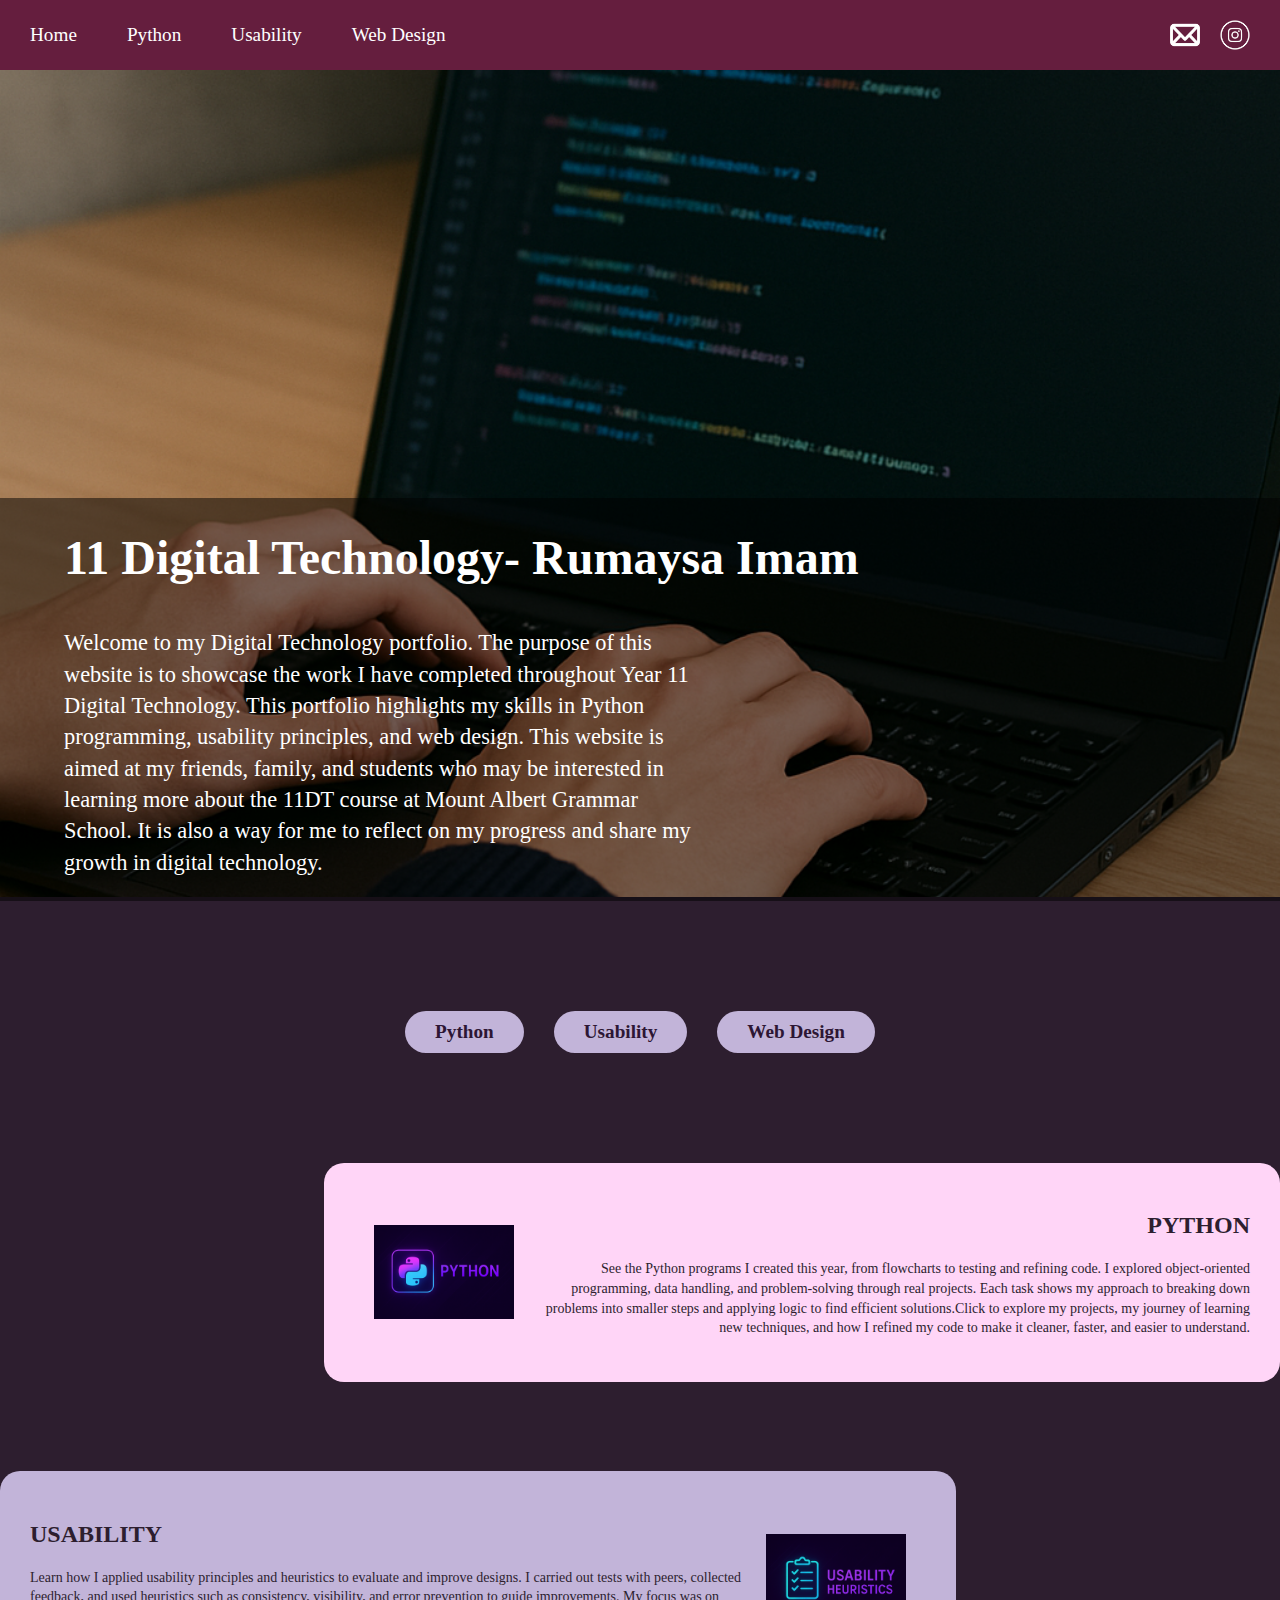
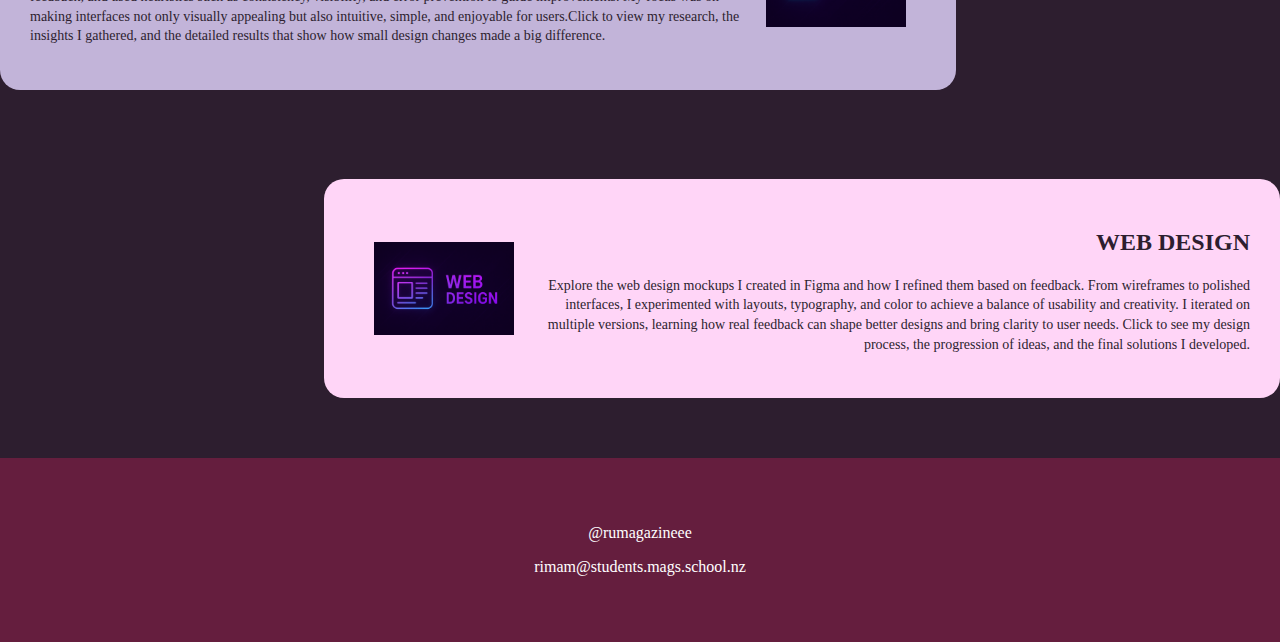
<file: index.html>
<!DOCTYPE html>
<html lang="en">
    <head>
        <meta charset="UTF-8" />
        <title>Portfolio</title>
        <link rel="stylesheet" href="styles.css">
    </head>
    <body>


      <div class="navigation">
        <ul class="left-nav">
          <li><a href="index.html">Home</a></li>
          <li><a href="python.html">Python</a></li>
          <li><a href="usability.html">Usability</a></li>
          <li><a href="webdesign.html">Web Design</a></li>
        </ul>

        <ul class="right-nav">
          <li><a href="mailto:rimam@students.mags.school.nz">
            <img class='icon' src="mail.png" >
          </a></li>
          <li><a href="https://www.instagram.com/rumagazineee/">
            <img class='icon' src="insta.png" >
          </a></li>
        </ul>
      </div>
        
        <div class='main'>
        <img class='main-pic' src="picture.png">
            <div class='main-text'>
                <h1>11 Digital Technology-
                Rumaysa Imam</h1>
                <p>Welcome to my Digital Technology portfolio. 
                The purpose of this website is to showcase the work I have completed throughout Year 11 Digital 
                  Technology. 
                This portfolio highlights my skills in Python programming, usability principles, and web design.  
                This website is aimed at my friends, family, and students who may be interested in learning more 
                about the 11DT course at Mount Albert Grammar School. 
                It is also a way for me to reflect on my progress and share my growth in digital technology.  </p>
            </div>

        </div>
        
        
        <div class="buttons">
          <a href="python.html">Python</a>
          <a href="usability.html">Usability</a>
          <a href="webdesign.html">Web Design</a>
        </div>
        
        
        <div class="cards">
          <a href="python.html" class="card python-card">
            <div class="icon">
              <img class='fix' src="pic3.png">
            </div>
            <div class="content">
              <h2>PYTHON</h2>
              <p>See the Python programs I created this year, from flowcharts to testing and refining code.
              I explored object-oriented programming, data handling, and problem-solving through real projects.
              Each task shows my approach to breaking down problems into smaller steps and applying logic to find 
              efficient solutions.Click to explore my projects, my journey of learning new techniques, and how I 
              refined my code to make it cleaner, faster, and easier to understand.</p>
            </div>
          </a>

          <a href="usability.html" class="card usability-card">
            <div class="icon">
              <img class='fix' src="pic2.png">
            </div>
            <div class="content">
              <h2>USABILITY</h2>
              <p>Learn how I applied usability principles and heuristics to evaluate and improve designs.
              I carried out tests with peers, collected feedback, and used heuristics such as consistency, visibility,
              and error prevention to guide improvements. My focus was on making interfaces not only visually 
              appealing but also intuitive, simple, and enjoyable for users.Click to view my research, the insights I 
              gathered, and the detailed results that show how small design changes made a big difference.</p>
            </div>
          </a>

          <a href="webdesign.html" class="card webdesign-card">
            <div class="icon">
              <img class='fix' src="pic1.png">
            </div>
            <div class="content">
              <h2>WEB DESIGN</h2>
              <p>Explore the web design mockups I created in Figma and how I refined them based on feedback.
              From wireframes to polished interfaces, I experimented with layouts, typography, and color to achieve a 
              balance of usability and creativity. I iterated on multiple versions, learning how real feedback can 
              shape better designs and bring clarity to user needs. Click to see my design process, the progression 
              of ideas, and the final solutions I developed.</p>
            </div>
          </a>
        </div>


        <div class='footer'>
            <p>@rumagazineee</p>
            <p>rimam@students.mags.school.nz</p>
        </div>
    
    </body>
</html>
</file>
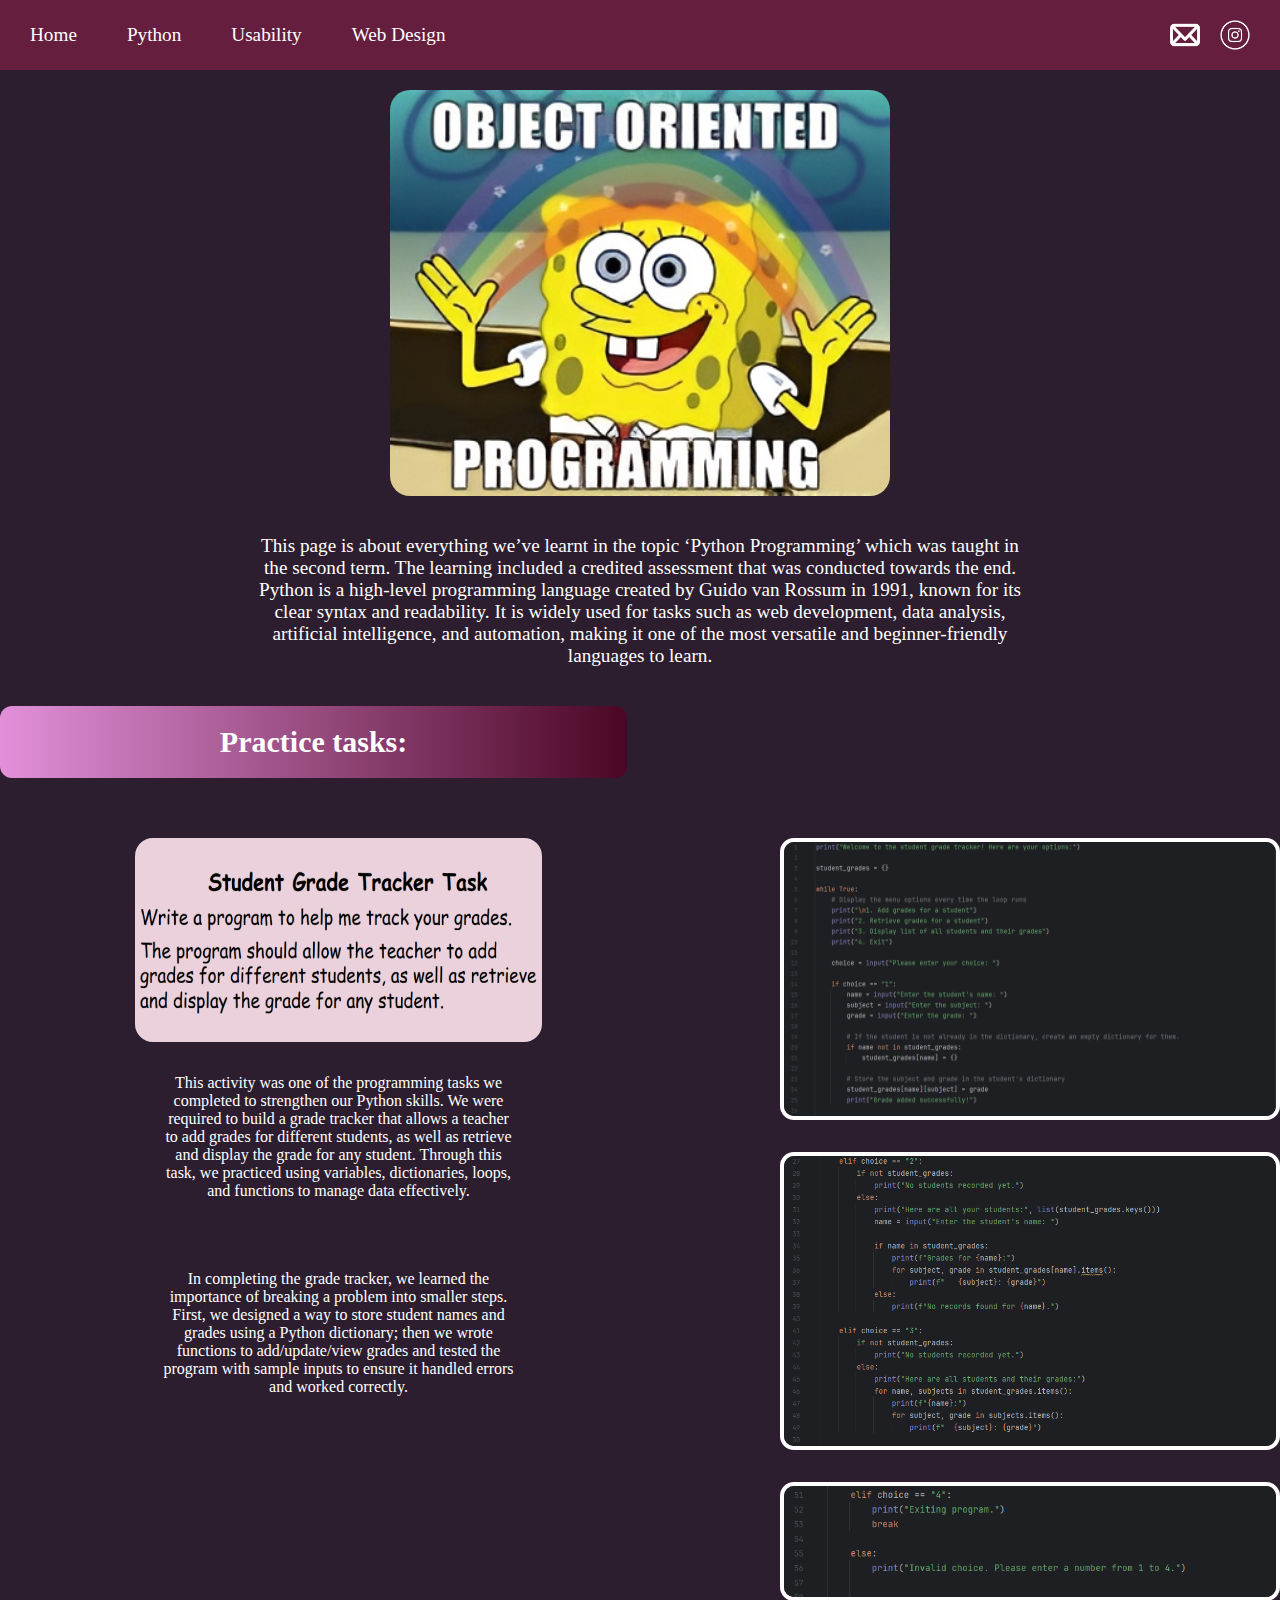
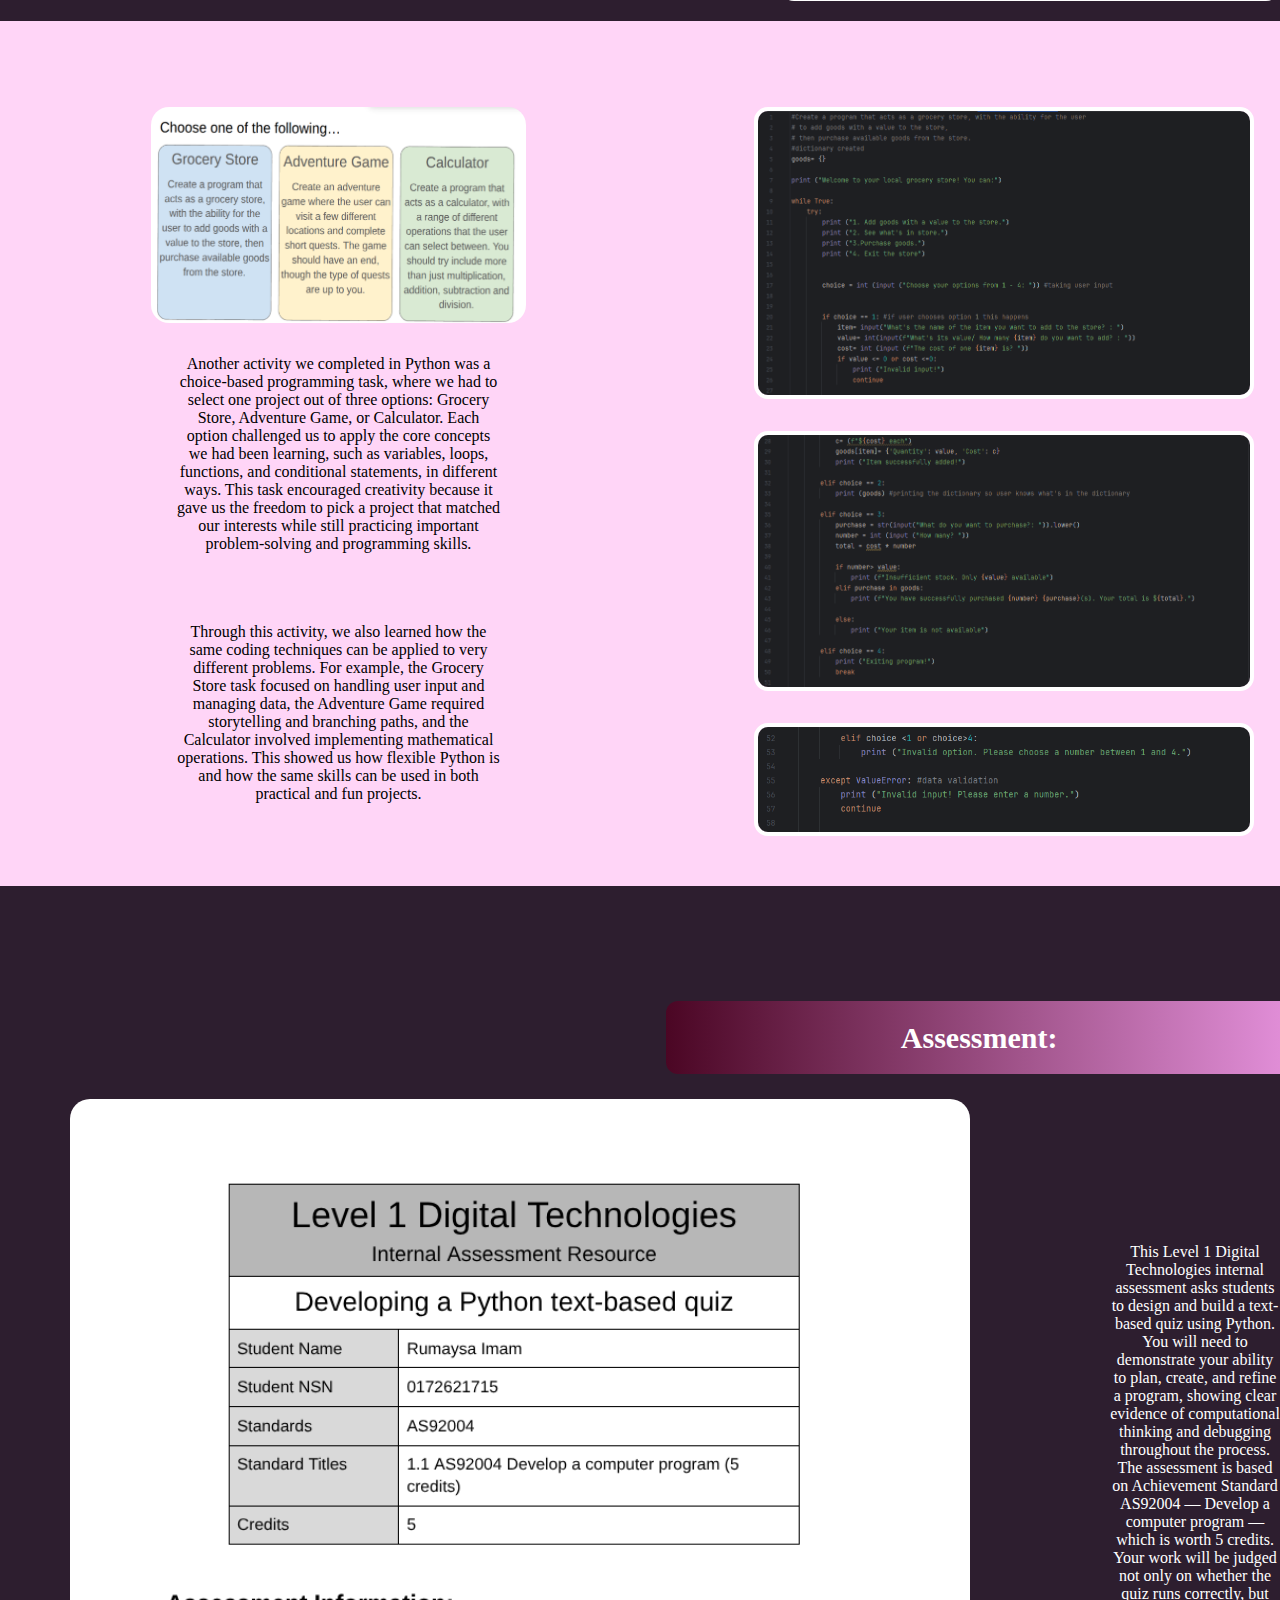
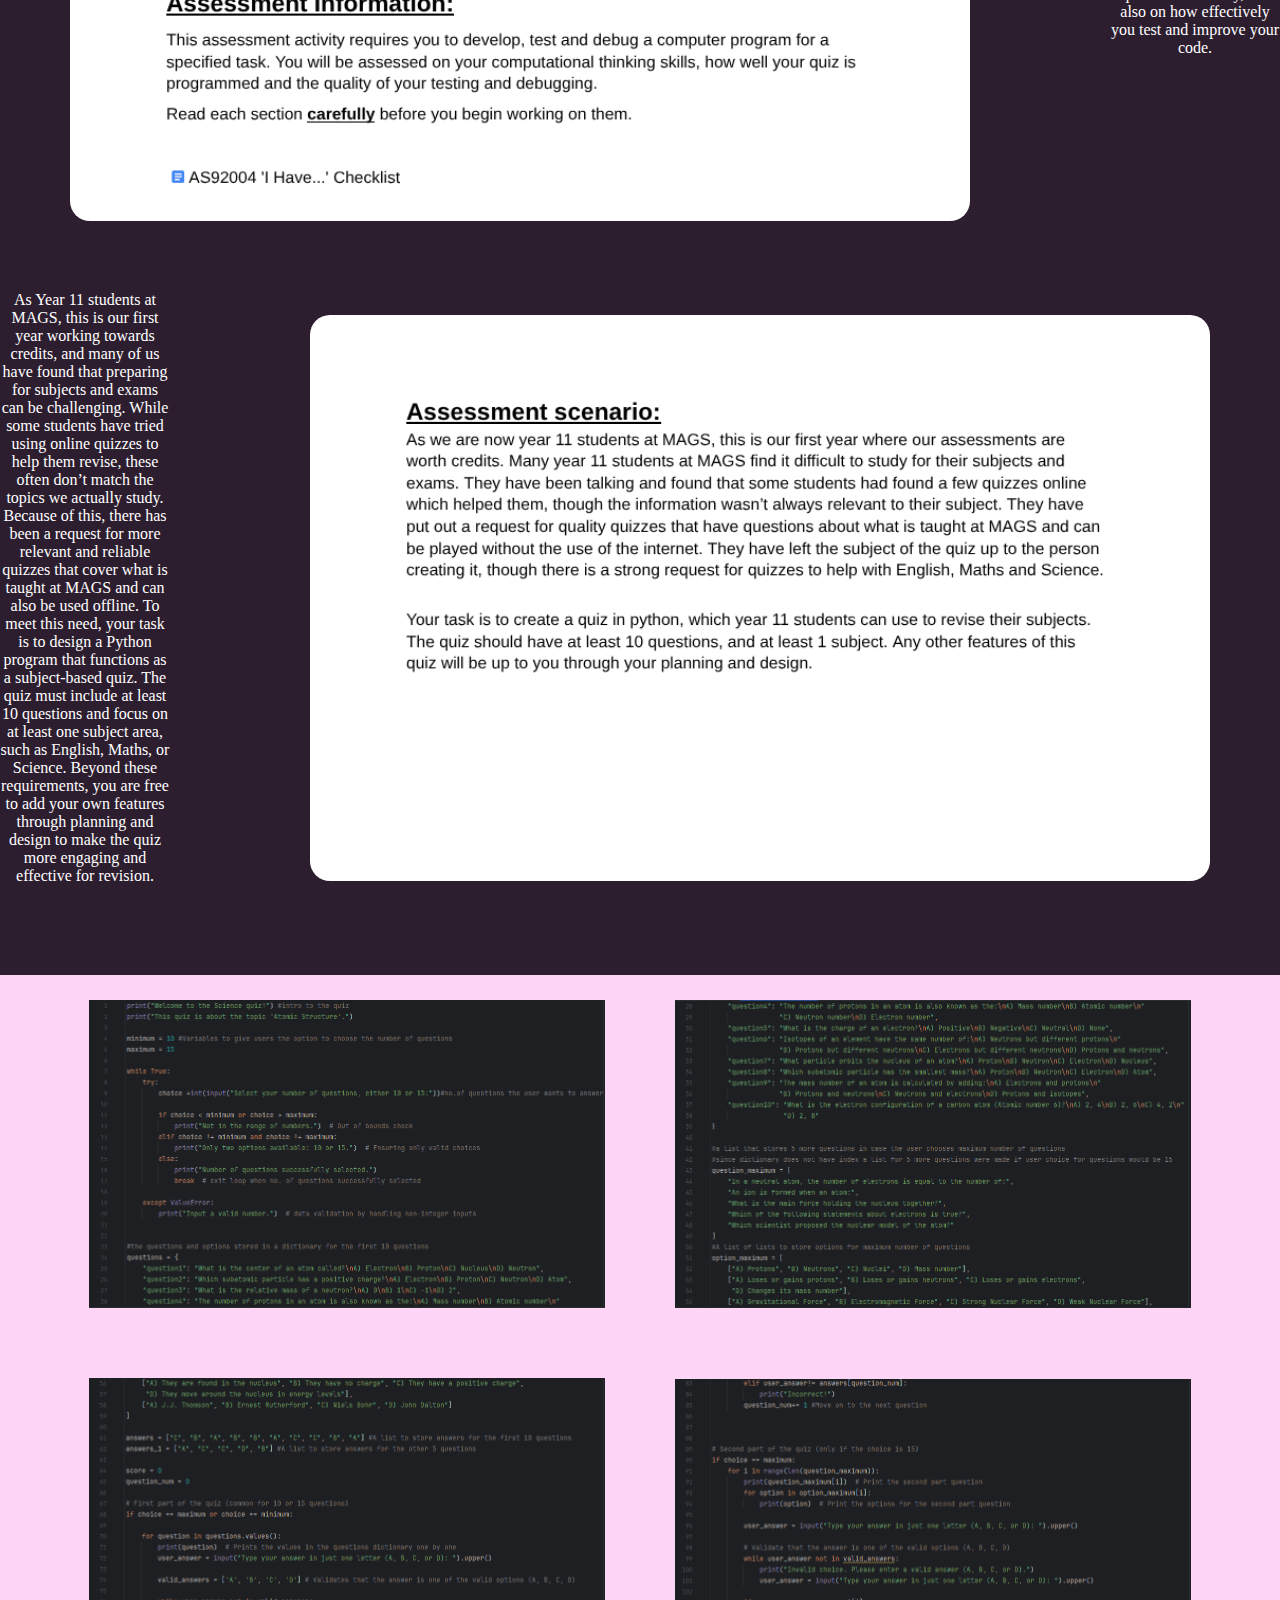
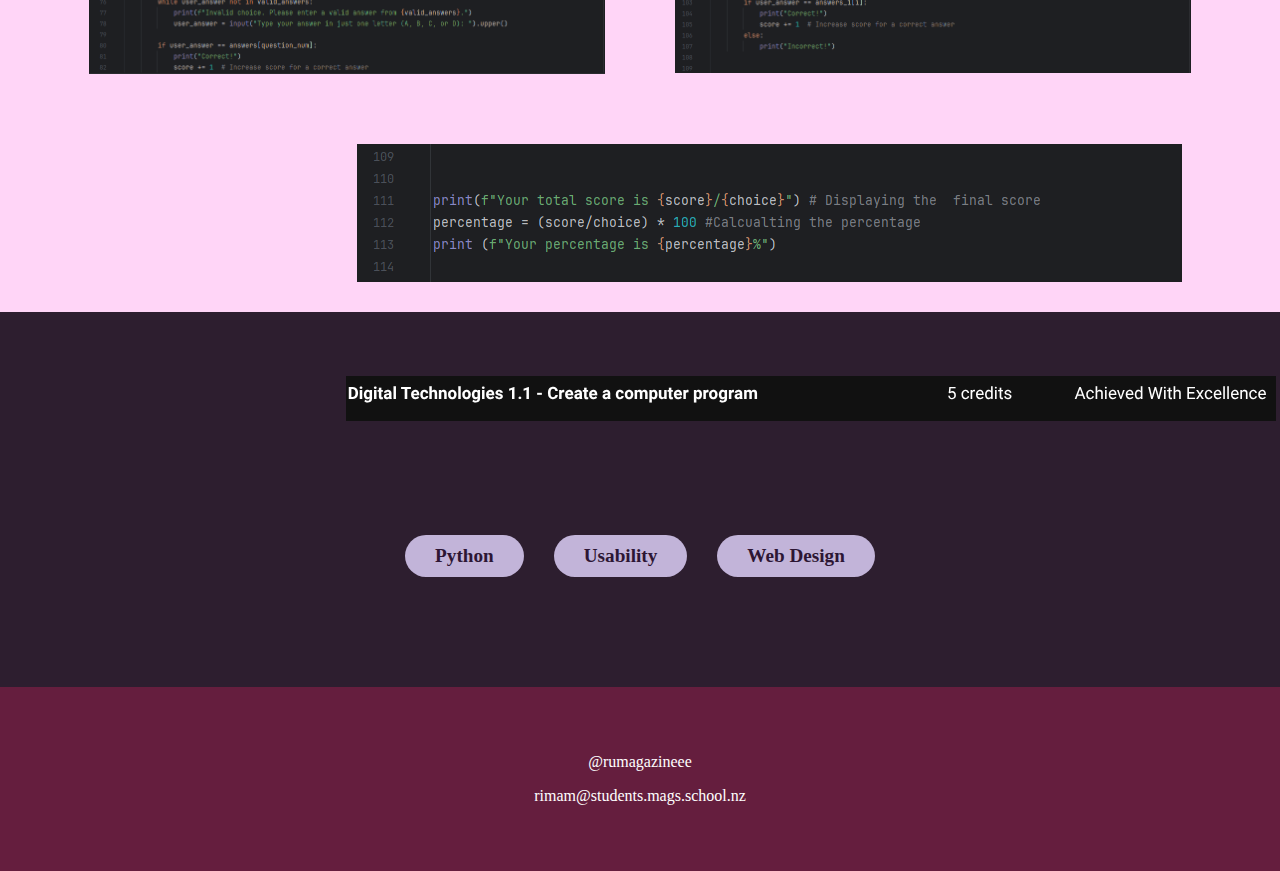
<file: python.html>
<!DOCTYPE html>
<html lang="en">
    <head>
        <meta charset="UTF-8" />
        <title>Portfolio</title>
        <link rel="stylesheet" href="styles.css">
    </head>
    <body>


      <div class="navigation">
        <ul class="left-nav">
          <li><a href="index.html">Home</a></li>
          <li><a href="python.html">Python</a></li>
          <li><a href="usability.html">Usability</a></li>
          <li><a href="webdesign.html">Web Design</a></li>
        </ul>

        <ul class="right-nav">
          <li><a href="mailto:rimam@students.mags.school.nz">
            <img class='icon' src="mail.png">
          </a></li>
          <li><a href="https://www.instagram.com/rumagazineee/">
            <img class='icon' src="insta.png">
          </a></li>
        </ul>
      </div>
      
      
      <img class='header-pic' src='py.png'>
      <p class='text'>This page is about everything we’ve learnt in the topic ‘Python Programming’ which was taught 
        in the second term. The learning included a credited assessment that was conducted towards the end. Python is a 
        high-level programming language created by Guido van Rossum in 1991, known for its clear syntax and readability. 
        It is widely used for tasks such as web development, data analysis, artificial intelligence, and automation, 
        making it one of the most versatile and beginner-friendly languages to learn.</p>
      
      <h1 class='shape'>Practice tasks:</h1>

      
      <div class="task">
        <div class="task-left">
          <img class="task-img" src="py12.png" >

          <div class="task-text">
            <p>
              This activity was one of the programming tasks we completed to strengthen our
              Python skills. We were required to build a grade tracker that allows a teacher
              to add grades for different students, as well as retrieve and display the grade
              for any student. Through this task, we practiced using variables, dictionaries,
              loops, and functions to manage data effectively.
            </p>
          </div>

          <div class="task-text">
            <p>
              In completing the grade tracker, we learned the importance of breaking a problem
              into smaller steps. First, we designed a way to store student names and grades
              using a Python dictionary; then we wrote functions to add/update/view grades and
              tested the program with sample inputs to ensure it handled errors and worked correctly.
            </p>
          </div>
        </div>

        <div class="task-right">
          <img class="task-code" src="py1.png"  >
          <img class="task-code" src="py2.png" >
          <img class="task-code" src="py3.png"  >
        </div>
      </div>
      
        <div class='middle'>
         <div class="task">

        <div class="task-left">
          <img class="task-img" src="py13.png">

          <div class="task-text color">
            <p>
              Another activity we completed in Python was a choice-based programming task,
              where we had to select one project out of three options: Grocery Store,
              Adventure Game, or Calculator. Each option challenged us to apply the core
              concepts we had been learning, such as variables, loops, functions, and
              conditional statements, in different ways. This task encouraged creativity
              because it gave us the freedom to pick a project that matched our interests
              while still practicing important problem-solving and programming skills.
            </p>
          </div>

          <div class="task-text color">
            <p>
              Through this activity, we also learned how the same coding techniques can
              be applied to very different problems. For example, the Grocery Store task
              focused on handling user input and managing data, the Adventure Game
              required storytelling and branching paths, and the Calculator involved
              implementing mathematical operations. This showed us how flexible Python is
              and how the same skills can be used in both practical and fun projects.
            </p>
          </div>
        </div>

        <div class="task-right">
          <img class="task-code" src="py4.png">
          <img class="task-code" src="py5.png">
          <img class="task-code" src="py6.png">
        </div>

      </div>
   
      </div>
      
      <h1 class='tag'>Assessment:</h1>
      <div class='row'>
      
      <img class='picture' src='py14.png'>
      <p class='para'>This Level 1 Digital Technologies internal assessment asks students to design and build a 
        text-based quiz using Python. You will need to demonstrate your ability to plan, create, and refine a program, 
        showing clear evidence of computational thinking and debugging throughout the process. The assessment is 
        based on Achievement Standard AS92004 — Develop a computer program — which is worth 5 credits. Your work will 
        be judged not only on whether the quiz runs correctly, but also on how effectively you test and improve your 
        code.</p>
      
      </div>
      
      
      
      <div class='row reverse'>
      <img class='picture' src='py15.png'>
      <p class='para'>As Year 11 students at MAGS, this is our first year working towards credits, and many of us have 
        found that preparing for subjects and exams can be challenging. While some students have tried using online 
        quizzes to help them revise, these often don’t match the topics we actually study. Because of this, there 
        has been a request for more relevant and reliable quizzes that cover what is taught at MAGS and can also be 
        used offline. To meet this need, your task is to design a Python program that functions as a subject-based 
        quiz. The quiz must include at least 10 questions and focus on at least one subject area, such as English, 
        Maths, or Science. Beyond these requirements, you are free to add your own features through planning and design
        to make the quiz more engaging and effective for revision.</p>
      
      
      
      </div>
      
      <div class='middle'>
        <div class='row'>

          <img class='dimension' src='py7.png'>
          <img class='dimension' src='py8.png'>


        </div>


        <div class='row'>
          <img class='dimension' src='py9.png'>
          <img class='dimension' src='py10.png'>

        </div>
        <img class='dimension1' src='py11.png'>
      </div> 
      
      <img class='dimension1' src='py16.png'>


      

      
      
      
      
      
      
      
      
      
      
      
      
      
      
      
      
      
      
      
      
      
      
      
      
      
      
      <div class="buttons">
        <a href="python.html">Python</a>
        <a href="usability.html">Usability</a>
        <a href="webdesign.html">Web Design</a>
      </div>
        
      <div class='footer'>
        <p>@rumagazineee</p>
        <p>rimam@students.mags.school.nz</p>
      </div>
        
                
    </body>
</html>
</file>
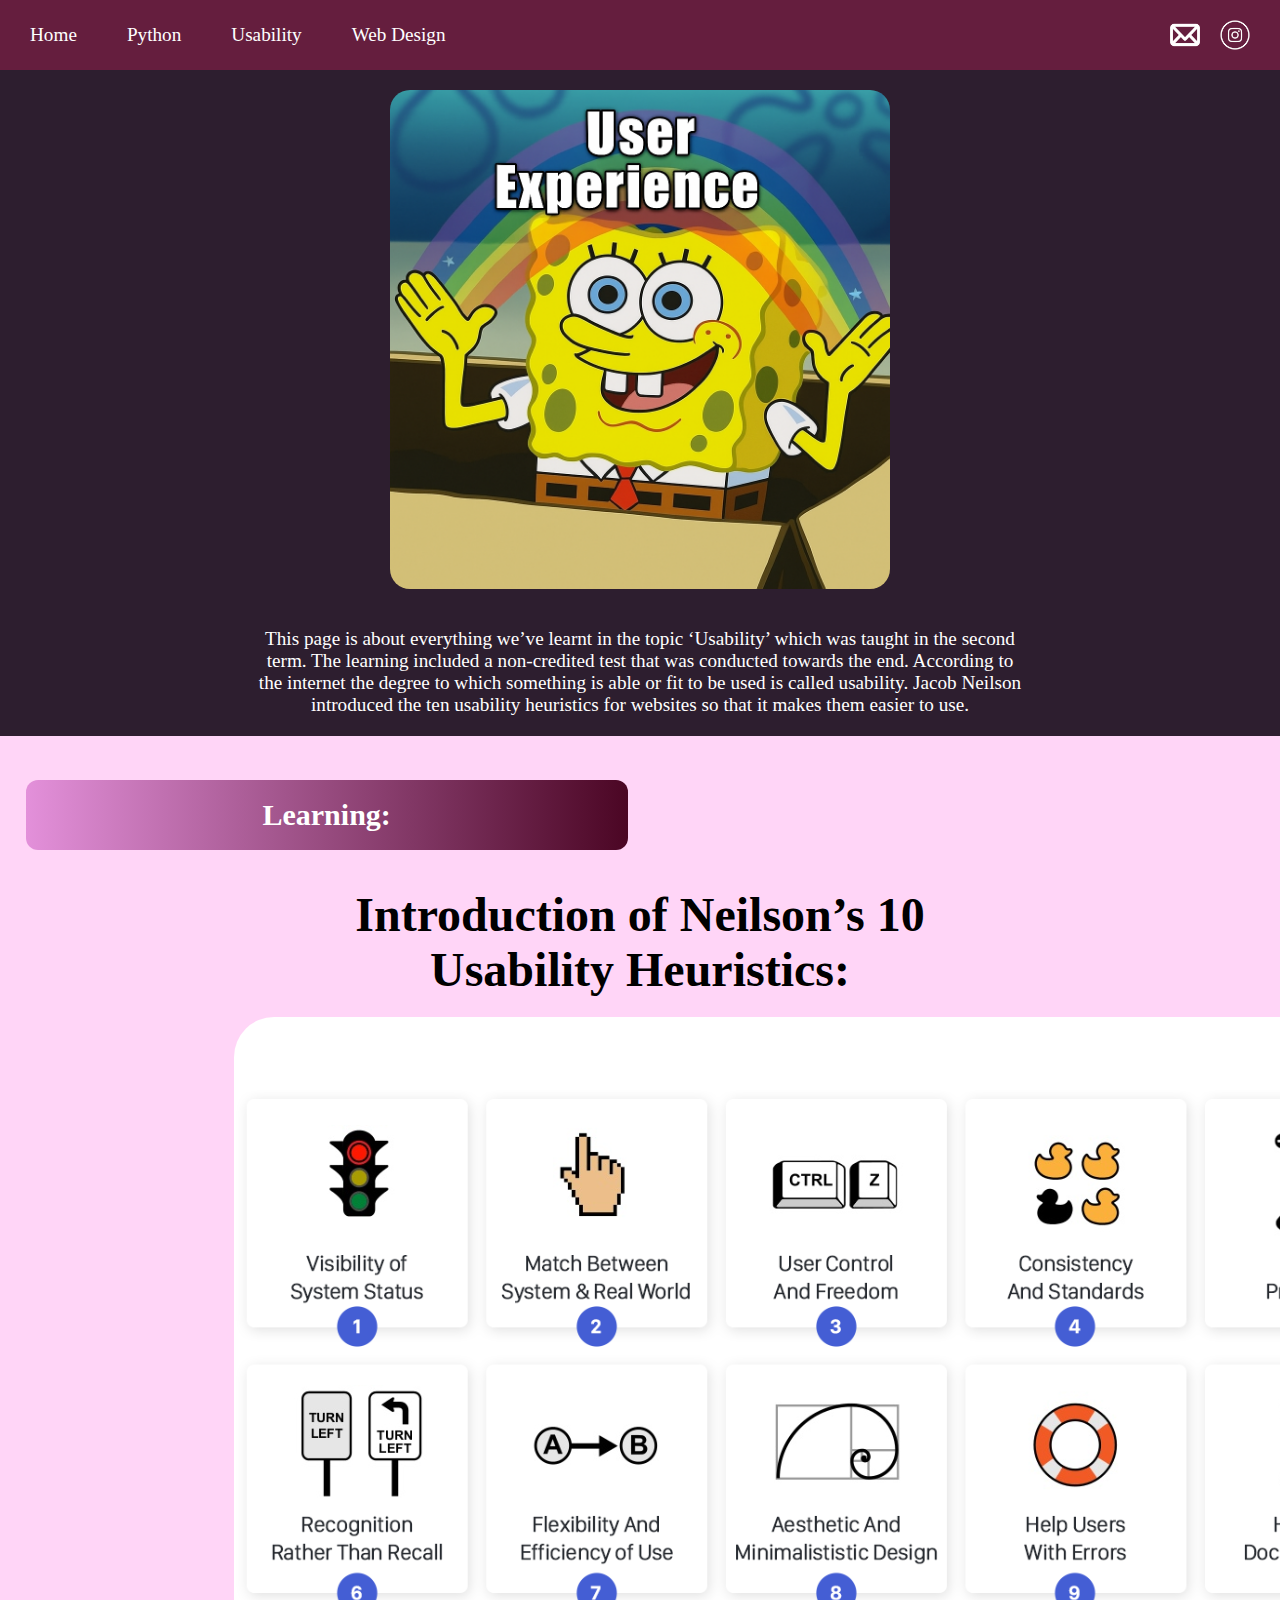
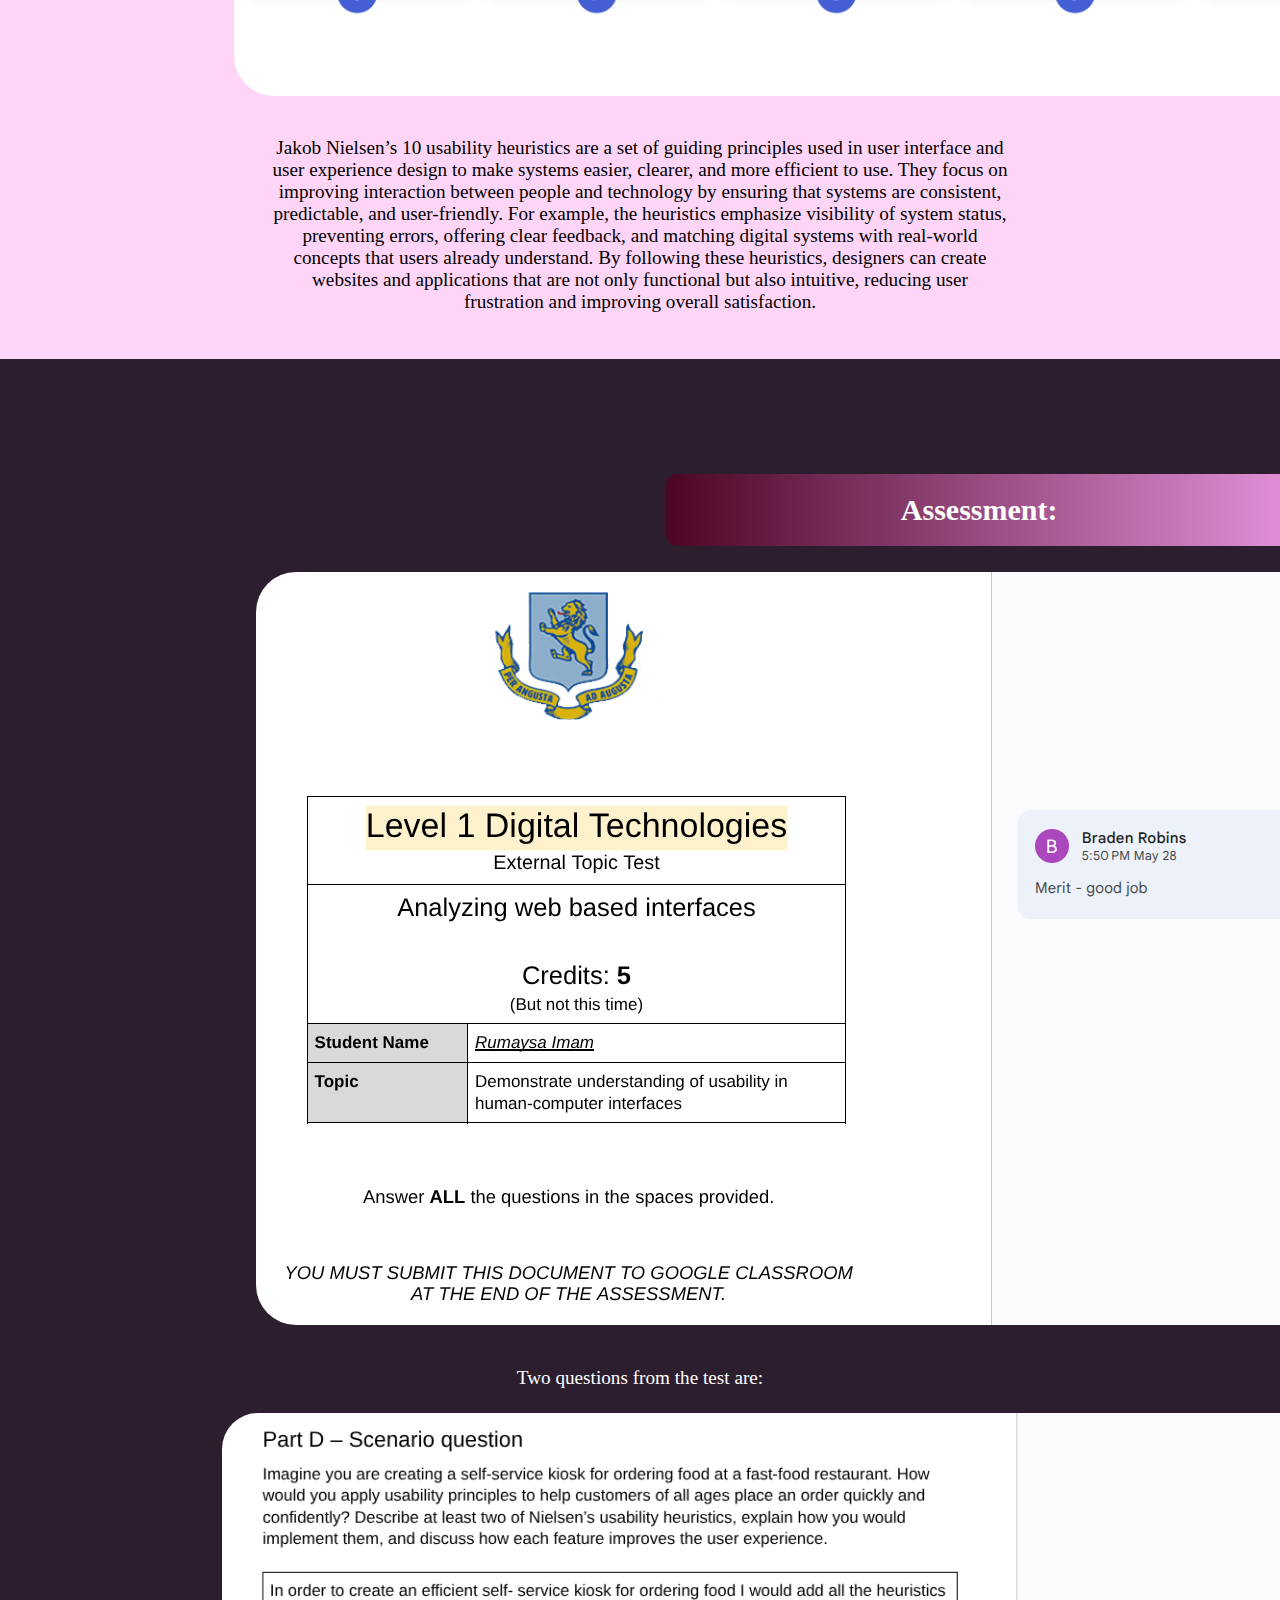
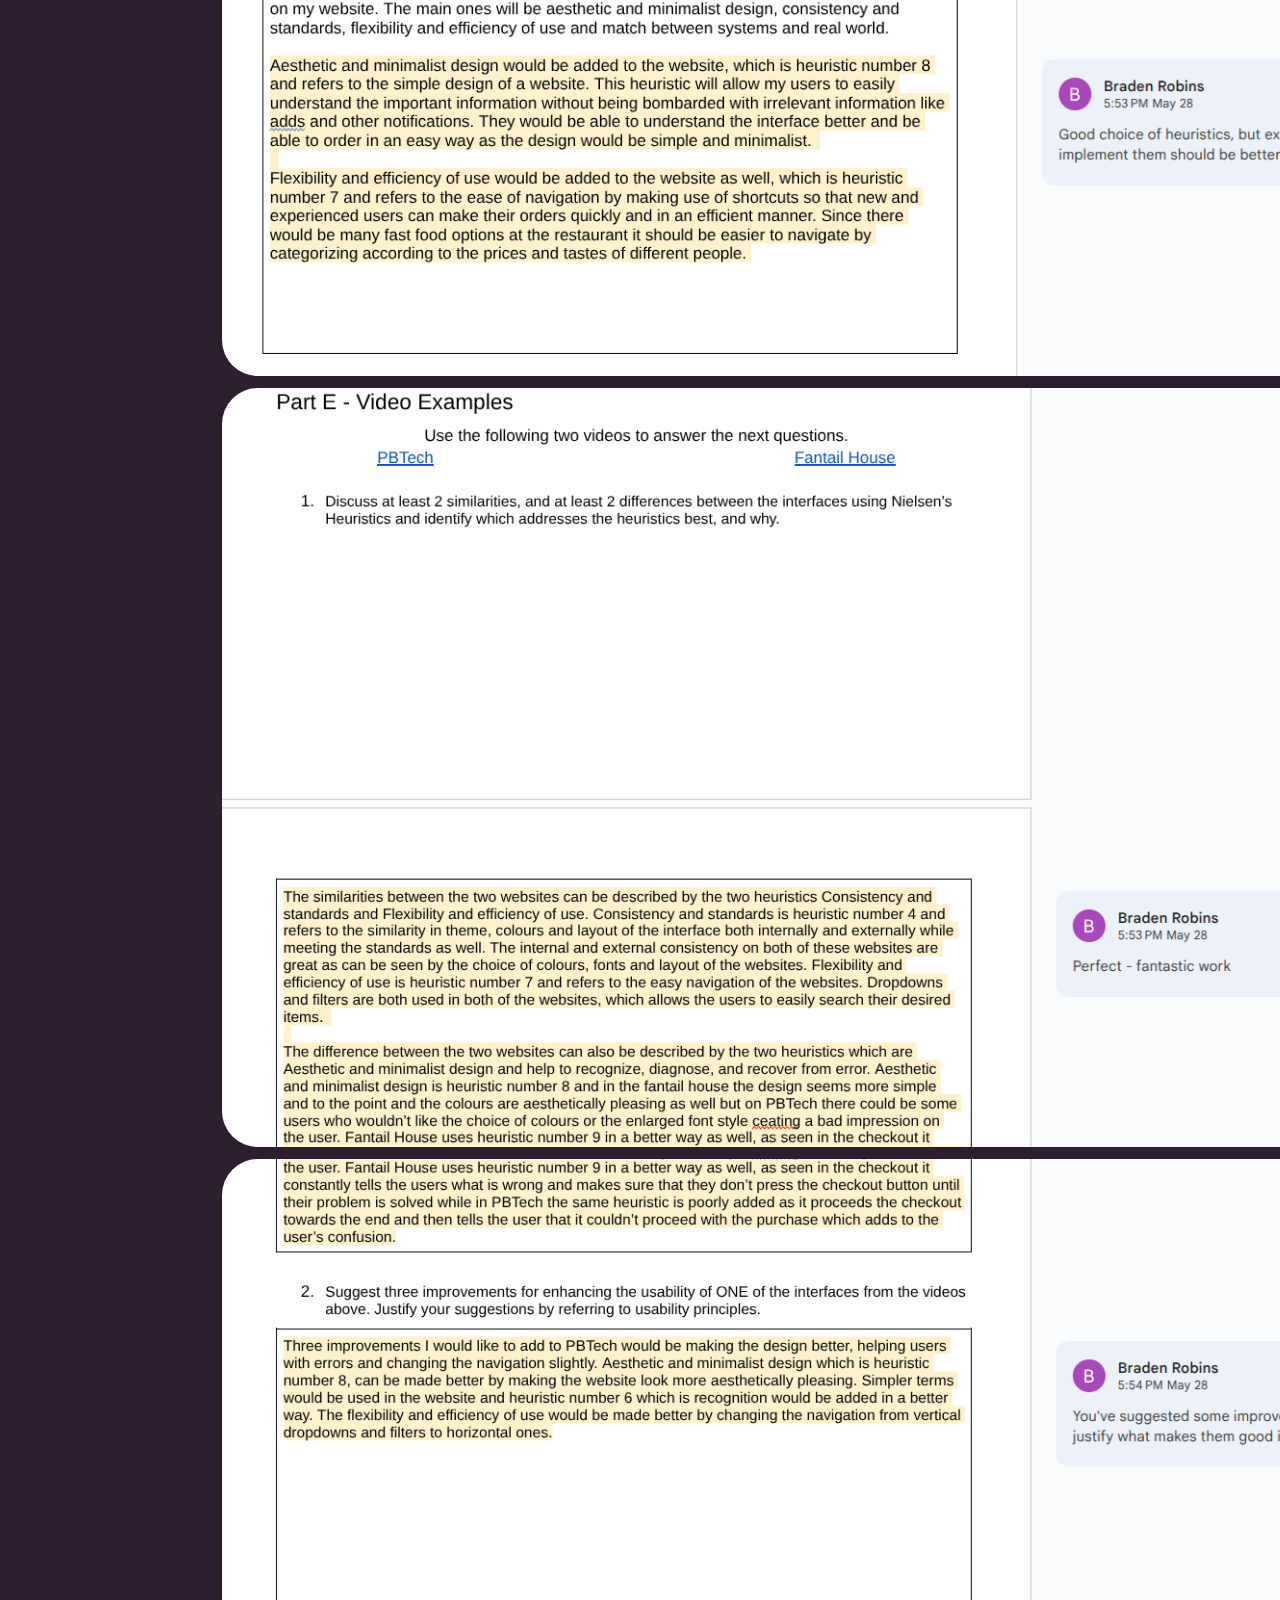
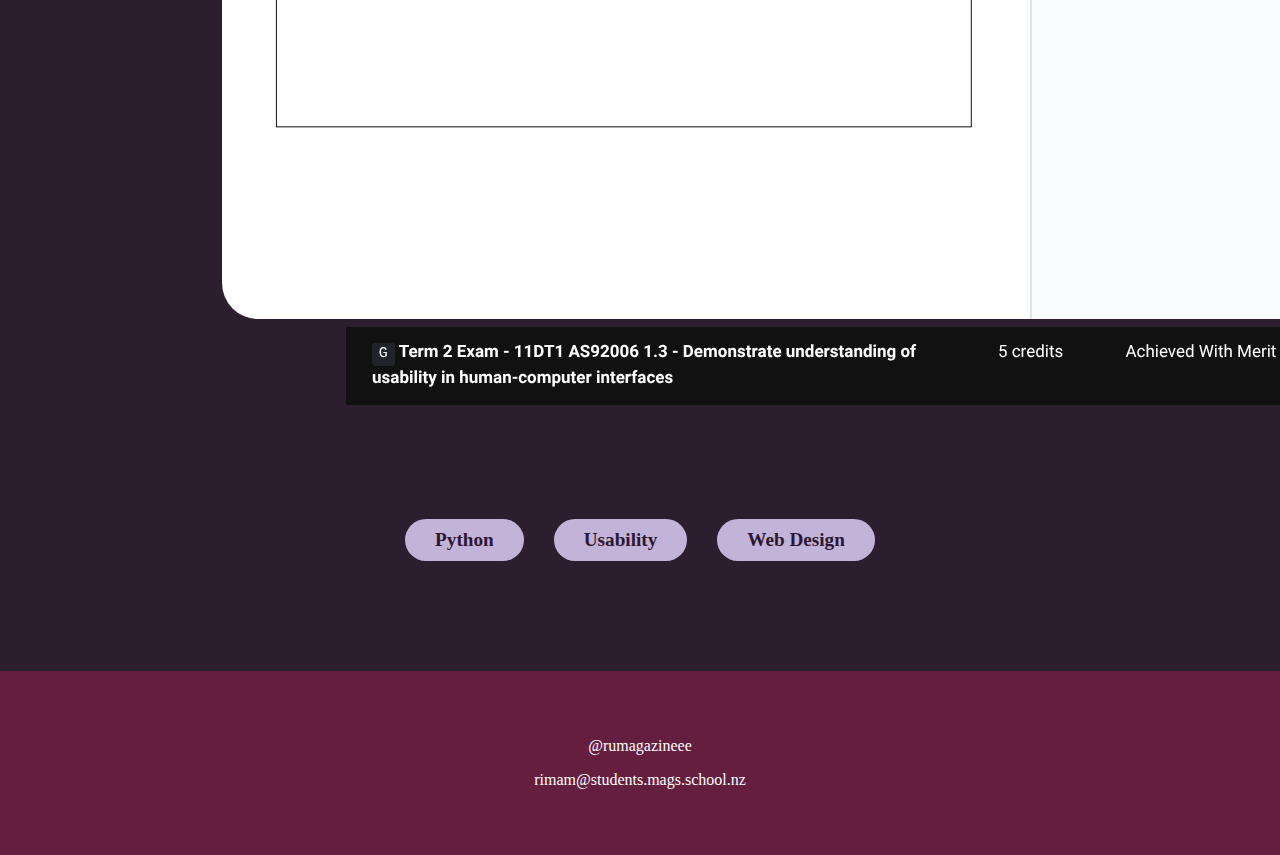
<file: usability.html>
<!DOCTYPE html>
<html lang="en">
    <head>
        <meta charset="UTF-8" />
        <title>Portfolio</title>
        <link rel="stylesheet" href="styles.css">
    </head>
    <body>


      <div class="navigation">
        <ul class="left-nav">
          <li><a href="index.html">Home</a></li>
          <li><a href="python.html">Python</a></li>
          <li><a href="usability.html">Usability</a></li>
          <li><a href="webdesign.html">Web Design</a></li>
        </ul>

        <ul class="right-nav">
          <li><a href="mailto:rimam@students.mags.school.nz">
            <img class='icon' src="mail.png">
          </a></li>
          <li><a href="https://www.instagram.com/rumagazineee/">
            <img class='icon' src="insta.png">
          </a></li>
        </ul>
      </div>
      
      
      <img class='header-pic' src="usability.picture.png">
      
      <p class='text'> This page is about everything we’ve learnt in the topic ‘Usability’ which was taught in the 
        second term. The learning included a non-credited test that was conducted towards the end. According to the 
        internet the degree to which something is able or fit to be used is called usability. Jacob Neilson introduced 
        the ten usability heuristics for websites so that it makes them easier to use.</p>
      
      <div>
      <div class='middle' >
        <h1 class='shape'>Learning:</h1>
        <h1 class='text heading style'>Introduction of Neilson’s 10 Usability Heuristics:</h1>
        <img class='image' src=usability1.png>
        <p class='text style'>Jakob Nielsen’s 10 usability heuristics are a set of guiding principles used in user
          interface and user 
          experience design to make systems easier, clearer, and more efficient to use. They focus on improving 
          interaction between people and technology by ensuring that systems are consistent, predictable, and 
          user-friendly. For example, the heuristics emphasize visibility of system status, preventing errors, 
          offering clear feedback, and matching digital systems with real-world concepts that users already understand. 
          By following these heuristics, designers can create websites and applications that are not only functional 
          but also intuitive, reducing user frustration and improving overall satisfaction.</p>
      </div>
      
      
      <h1 class='tag'>Assessment:</h1>      
      
        <img class='pic' src="usability2.png">
        <p class='text'>Two questions from the test are:</p>
        <img class='images' src="usability3.png">
        <img class='images' src="usability4.png">
        <img class='images' src="usability5.png">
        <img class='dimension1' src="usability6.png">
      
      
      
      
      
      </div>


      <div class="buttons">
        <a href="python.html">Python</a>
        <a href="usability.html">Usability</a>
        <a href="webdesign.html">Web Design</a>
      </div>
        
      <div class='footer'>
        <p>@rumagazineee</p>
        <p>rimam@students.mags.school.nz</p>
      </div>
        
        
      
      
      
      
    </body>
</html>
</file>
<file: styles.css>
body {
  margin: 0;
  padding: 0;
  background-color: #2D1E2F;
  
  
}


.navigation {
  background-color: #651E3E;
  position: sticky; 
  top: 0;
  max-width: 98%;   
  display: flex;
  justify-content: space-between; 
  align-items: center;
  padding: 15px 20px; 
  
}

.navigation ul {
  margin: 0;
  padding: 0;
  list-style: none;
  display: flex;
}

.left-nav li {
  margin-right: 30px; 
}

.right-nav {
  display: flex;
  margin-left: auto; 
}

.right-nav li {
  margin: 0;
  padding: 0;
}

.right-nav a {
  display: flex;
  align-items: center;
  padding: 0; 
}

.icon {
  width: 30px;   
  height: auto;
  margin: 0;
  display: block;
}

.navigation a {
  color: white;
  text-decoration: none;
  display: block;
  padding: 5px 10px;
  font-size: 120%;
}

.navigation li:hover {
  transform: scale(1.09);
  font-style: italic;
}




.main-pic{
  width: 100%;
  opacity: 100%;
}


.main{
  position: relative;  
  width: 100%;          
  overflow: hidden;


}

.main-text {
  position: absolute;
  bottom: 0;             
  left: 0;
  width: 100%;           
  color: white;
  background: rgba(0, 0, 0, 0.5); 
  text-align: left;
  display: flex;         
  flex-direction: column;
  justify-content: center;

}
.main-text h1 {
  font-size: 300%;
  margin-left: 5%;

}

.main-text p {
  margin-top: 10px;
  font-size: 140%;
  line-height: 1.4;
  max-width:50%;
  margin-left: 5%;
}


.buttons {
  display: flex;
  gap: 30px; 
  justify-content: center;
  margin: 110px;
}

.buttons a {
  background-color: #C2B4D9;  
  color: #2D1634;             
  text-decoration: none;
  padding: 10px 30px;
  font-size: 120%;
  border-radius: 50px;        
  font-weight: bold;
  transition: all 0.3s ease;
}

.buttons a:hover {
  background-color: #2D1634;  
  color: #C2B4D9;
  transform: scale(1.05);    
}





.cards {
  display: flex;
  flex-direction: column;
  gap: 89px;  
  margin: 60px 0;
  width: 100%;
}


.card {
  display: flex;
  align-items: center;
  border-radius: 20px;
  padding: 30px;
  text-decoration: none;
  color: #2D1E2F;
  transition: transform 0.3s ease, box-shadow 0.3s ease;
  width: 70%;          
  max-width: 700px;
}

.card:hover {
  transform: scale(1.03);
}

.card .icon {
  flex-shrink: 0;
  margin: 0 20px;
  display: flex;
  align-items: center; 
  justify-content: center;
  width: 140px;     
  height: 140px;
  border-radius: 20px; 
  overflow: hidden;    
}

.card .icon img {
  width: 100%;
  height: 100%;
  object-fit: contain;  
}
.card .content h3 {
  margin: 0;
  font-size: 20px;
  color: #2D1E2F;
}

.card .content p {
  margin-top: 8px;
  font-size: 14px;
  line-height: 1.4;
}


.python-card {
  background-color: #FFD5F7;
  margin-left: auto; 
  flex-direction: row; 
  text-align: right;
  max-width: 70%;
}


.usability-card {
  background-color: #c2b4d9;
  margin-right: auto;  
  flex-direction: row-reverse; 
  text-align: left;
  max-width: 70%;
}

.webdesign-card {
  background-color: #FFD5F7;
  margin-left: auto;
  flex-direction: row; 
  text-align: right;
  max-width:70%;
}



.footer{
  background-color: #651E3E;
  padding: 50px;
  text-align: center;
  color: white;
  
}
.header-pic {
  border-radius: 20px; 
  width: 39%;
  height: auto;
  display: block;   
  margin: 20px auto;   
}


.images{
  text-align: center;
  max-width: 100%;
  height:auto;
  border-radius:40px;
  margin-left:17%;
  padding:4px;

}

.image{
  border-radius: 40px;
  text-align: center;
  margin-left: 17%;


}

.pic{
  border-radius:40px;
  text-align: center;
  margin-left:20%;
  
}

.text{
  text-align: center;
  color:white;
  margin-right: 20%;
  margin-left:20%;
  font-size:larger;
  margin-top: 3%;
  
}

.shape{
  background: linear-gradient(to right, #E390DA, #4B0624);
  color: white;
  border-radius: 12px;
  font-weight: bold;
  font-size: 30px;
  display: inline-block;
  margin-bottom: 0;
  margin-top: 1.5%;
  text-align: center;
  padding:1.5%;
  width: 46%;
}




.heading{
  font-size: 300%;
}

.middle{
  background-color: #FFD5F7;
  margin-bottom: 5%; 
  height: auto;      
  padding: 2%;  
}

.style{
  color:black;
}


.tag{
  background: linear-gradient(to right,  #4B0624,#E390DA);
  color: white;
  border-radius: 12px;
  font-weight: bold;
  font-size: 30px;
  display: inline-block;
  margin-bottom: 2%;
  margin-top: 4%;
  text-align: center;
  padding:1.5%;
  width: 46%;
  margin-left: 52%;
}

.space{
  padding:4px;
}


.design-layout {
  display: flex;
  gap: 15px;
  max-width: 1000px; 
  margin: 0 auto;
}

.left img {
  width: 100%;
  height: auto;
  max-height: 500px; 
  object-fit: cover;
  border-radius: 12px;

  
}

.right {
  display: flex;
  flex-direction: column;
  gap: 15px;
}

.right img {
  width: 100%;
  height: auto;
  max-height: 240px; 
  object-fit: cover;
  border-radius: 12px;

}


.wireframes {
  display: flex;
  justify-content: center;
  gap: 20px;
  padding: 20px;
}

.wireframes img {
  width: 300px;   
  border-radius: 6px;
}

.wf1{
  height:20%;
}

.wf2{
  height:27%;
}

.wf3{
  height:25%;
}





.content-box {
  display: flex;             
  align-items: center;       
  gap: 38px;                 
}

.center {
  border-radius: 20px;
  height: auto;
  max-width: 50%;            
}

.writing {
  text-align: left;
  color: #000000;            
  max-width: 55%;            
}

.task {
  display: flex;
  gap: 23px;
  align-items: flex-start;
  margin-top: 60px;
  margin-bottom: 20px;
}

.task-left {
  flex: 2;
  display: flex;
  flex-direction: column;
  gap: 14px;           
  margin-right: 80px;  
}


.task-img {
  width: 60%;          
  border-radius: 18px;
  display: block;
  margin: 0 auto;      
}


.task-text {
  max-width: 52%;       
  margin: 0 auto;       
  text-align: center;   
  padding: 2px;
  color: #ffffff;       

}


.task-right {
  flex: 1;
  display: flex;
  flex-direction: column;
  gap: 32px;
}

.task-code {
  width: 500px;          
  height: auto;          
  border-radius: 14px;
  display: block;
  border: 4px solid #ffffff;  
  box-sizing: border-box;     
}






.color{
  color: black;
}



.row {
  display: flex;
  flex-direction: row;
  align-items: center;       
  justify-content: center;
  gap: 70px;                 
  margin-bottom: 70px;       
}

.reverse {
  flex-direction: row-reverse;
}

.para {
  text-align: center;
  color: white;
  margin: 0;                 
  flex: 1;                  
  max-width: 600px;          
}

.picture {
  border-radius: 20px;
  max-width: 900px;          
  width: 100%;               
  height: auto;
  margin: 0 70px;            
}



.dimension { 
  width:42%;
  height:auto;
}

.dimension1 {
  margin-left:27%;
}

.text, .para, .task-text {
  margin-bottom: 20px;  
}




html, body {
  overflow-x: hidden;
}
</file>
